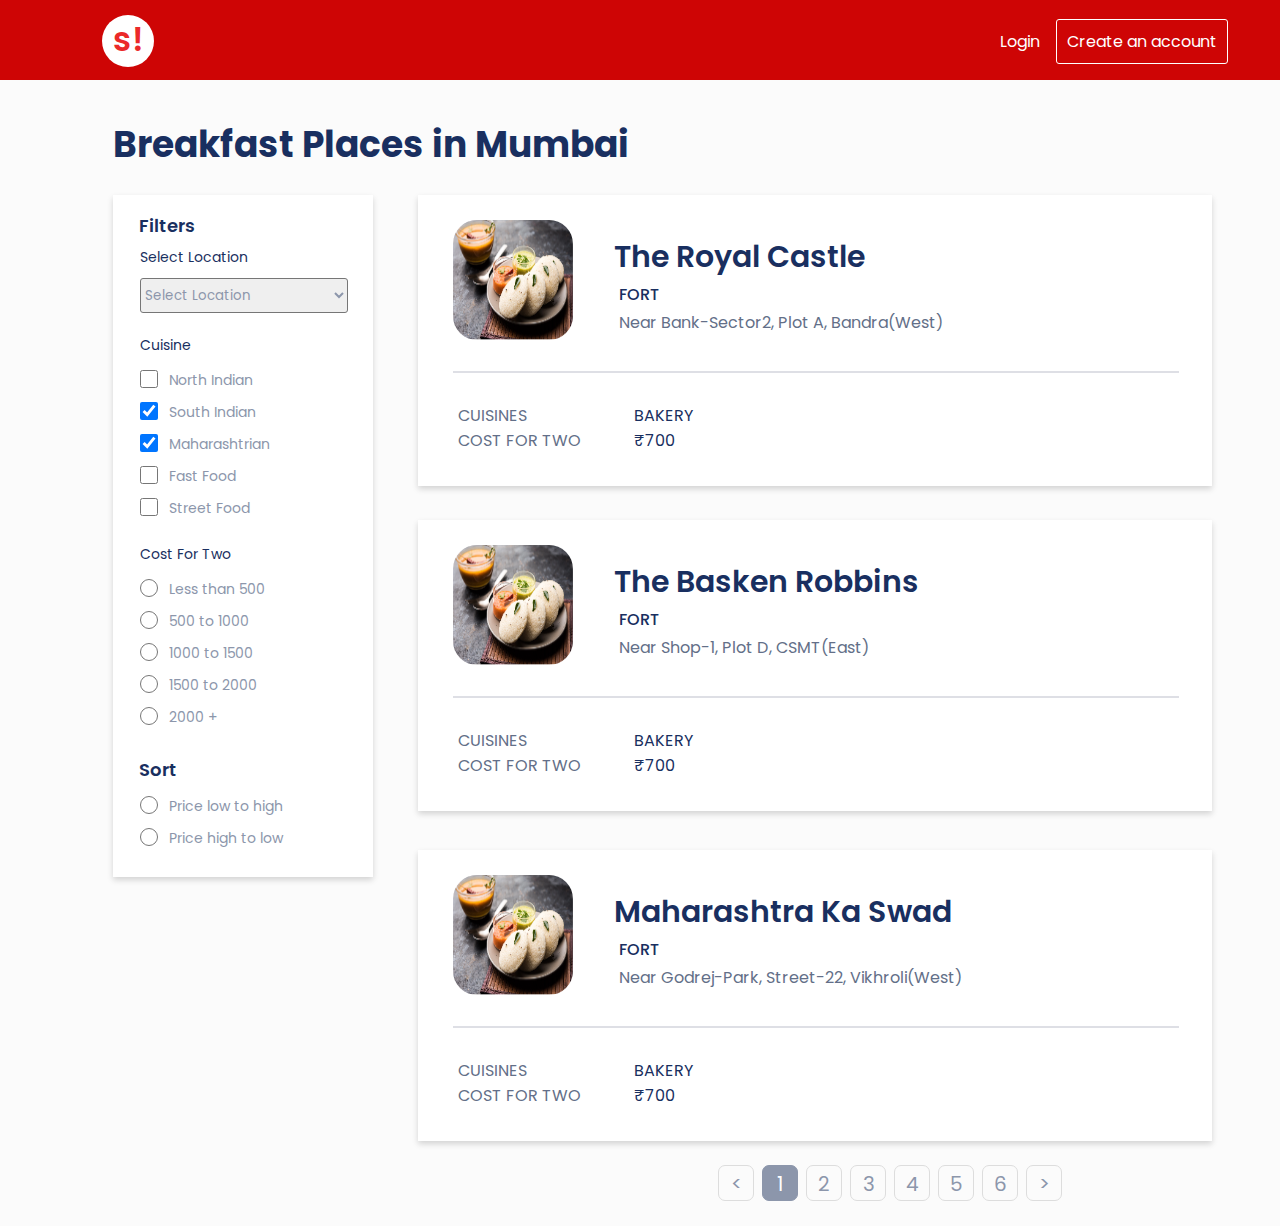
<file: listing.html>
<!DOCTYPE html>
<html lang="en">
  <head>
    <meta charset="UTF-8" />
    <meta http-equiv="X-UA-Compatible" content="IE=edge" />
    <meta name="viewport" content="width=device-width, initial-scale=1.0" />
    <title>Somato-ListingPage</title>
    <link rel="stylesheet" href="listing.css" />
  </head>
  <body>
    <!-- header section -->
    <header>
      <!-- navigation bar -->

      <div class="logo">s!</div>
      <div class="options">
        <ul>
          <li><a href="#">Login</a></li>
          <li><a href="#" id="account">Create an account</a></li>
        </ul>
      </div>
    </header>

    <!-- home section -->
    <div id="home">
      <!-- heading -->
      <div class="heading">Breakfast Places in Mumbai</div>
      <!-- main boxes -->

      <!-- BOX-1 -->

      <div class="box" id="box-1">
        <div class="image">
          <img
            src="somato-images/idli.png"
            alt="idli"
            style="width: 100%; height: 100%"
          />
        </div>
        <div class="hotel" id="royal">The Royal Castle</div>
        <div class="fort">FORT</div>
        <div class="adress">Near Bank-Sector2, Plot A, Bandra(West)</div>
        <hr class="line" />
        <div class="square">
          <div class="one">CUISINES</div>
          <div class="one">COST FOR TWO</div>
        </div>
        <div class="square-2">
          <div class="two">BAKERY</div>
          <div class="two">&#8377;700</div>
        </div>
      </div>

      <!-- experiment -->
      <div class="box" id="box-0">
        <div class="image">
          <img
            src="somato-images/idli.png"
            alt="idli"
            style="width: 100%; height: 100%"
          />
        </div>
        <div class="hotel" id="royal">Maharashtra Ka Swad</div>
        <div class="fort">FORT</div>
        <div class="adress">Near Godrej-Park, Street-22, Vikhroli(West)</div>
        <hr class="line" />
        <div class="square">
          <div class="one">CUISINES</div>
          <div class="one">COST FOR TWO</div>
        </div>
        <div class="square-2">
          <div class="two">BAKERY</div>
          <div class="two">&#8377;700</div>
        </div>
      </div>

      <!-- BOX-2 -->
      <div class="box" id="box-2">
        <div class="image">
          <img
            src="somato-images/idli.png"
            alt="idli"
            style="width: 100%; height: 100%"
          />
        </div>
        <div class="hotel" id="robin">The Basken Robbins</div>
        <div class="fort">FORT</div>
        <div class="adress">Near Shop-1, Plot D, CSMT(East)</div>
        <hr class="line" />
        <div class="square">
          <div class="one">CUISINES</div>
          <div class="one">COST FOR TWO</div>
        </div>
        <div class="square-2">
          <div class="two">BAKERY</div>
          <div class="two">&#8377;700</div>
        </div>
      </div>

      <!-- aside section -->
      <div id="aside">
        <div class="asidebar" id="filters">Filters</div>
        <div class="facility" id="location">Select Location</div>
        <!-- DROPDOWN BOX -->
        <div class="dropdown">
          <select name="placename" id="placename">
            <option value="selectlocation">Select Location</option>
            <option value="CSMT">CSMT</option>
            <option value="Bandra">Bandra</option>
            <option value="Juhu">Juhu Chaupati</option>
            <option value="Andheri">Andheri</option>
          </select>
        </div>
        <div class="facility" id="cuisine">Cuisine</div>

        <!-- form1 for cuisines -->
        <div id="form1" class="form">
          <input type="checkbox" id="NIndian" name="NIndian" value="food" />
          <label for="NIndian" id="label1">North Indian</label>
          <input
            type="checkbox"
            id="SIndian"
            name="SIndian"
            value="food"
            checked
          />
          <label for="SIndian" id="label2">South Indian</label>
          <input
            type="checkbox"
            id="Maharashtrian"
            name="NIndian"
            value="food"
            checked
          />
          <label for="Maharashtrian" id="label3">Maharashtrian</label>
          <input type="checkbox" id="Ffood" name="Ffood" value="food" />
          <label for="Ffood" id="label4">Fast Food</label>
          <input type="checkbox" id="Sfood" name="Sfood" value="food" />
          <label for="Sfood" id="label5">Street Food</label>
        </div>
        <div class="facility" id="cost">Cost For Two</div>

        <!-- form2 for cost  -->
        <div id="form2" class="form">
          <input type="radio" id="cost1" value="price" />
          <label for="cost1" id="first">Less than 500</label>
          <input type="radio" id="cost2" value="price" />
          <label for="cost2" id="second">500 to 1000</label>
          <input type="radio" id="cost3" value="price" />
          <label for="cost3" id="third">1000 to 1500</label>
          <input type="radio" id="cost4" value="price" />
          <label for="cost4" id="fourth">1500 to 2000</label>
          <input type="radio" id="cost5" value="price" />
          <label for="cost5" id="fifth">2000 +</label>
        </div>
        <div class="asidebar" id="sort">Sort</div>

        <!-- form3 form Sort with id asideend -->
        <div id="asideend" class="form">
          <input type="radio" id="sort-1" value="sorted" />
          <label for="sort-1" id="lab-1">Price low to high</label>
          <input type="radio" id="sort-2" value="sorted" />
          <label for="sort-2" id="lab-2">Price high to low</label>
        </div>
      </div>
      <!-- footer part -->
      <footer>
        <div class="pageination">
          <a href="#">&lt;</a>
          <a href="#" class="active">1</a>
          <a href="#">2</a>
          <a href="#">3</a>
          <a href="#">4</a>
          <a href="#">5</a>
          <a href="#">6</a>
          <a href="#">&gt;</a>
        </div>
      </footer>
    </div>
  </body>
</html>
</file>
<file: listing.css>
@import url("https://fonts.googleapis.com/css2?family=Poppins:ital,wght@0,100;0,200;0,300;0,400;0,500;0,600;0,700;0,800;0,900;1,100;1,200;1,300;1,400;1,500;1,600;1,700;1,800;1,900&display=swap");

/* css reset */
* {
  margin: 0%;
  padding: 0%;
  font-family: "Poppins", sans-serif;
  box-sizing: border-box;
}
body {
  background-color: #fbfbfb;
  animation: transitionIn 0.75s;
}
/*  header section  */
header {
  display: flex;
  height: 80px;
}
header::before {
  background: #ce0505;
  content: "";
  position: absolute;
  top: 0%;
  left: 0%;
  width: 100%;
  height: 80px;
  z-index: -1;
}

.logo {
  text-align: center;
  background-color: white;
  border-radius: 50%;
  color: #eb2929;
  font-size: 33px;
  width: 52px;
  height: 52px;
  position: absolute;
  top: 15px;
  left: 102px;
  font-weight: 600;
}
ul {
  display: flex;
  list-style-type: none;
}
ul a {
  text-decoration: none;
  padding: 10px;
  color: #ffffff;
}
.options {
  position: absolute;
  left: 990px;
  top: 29px;
}
#account {
  border: 1px solid white;
  border-radius: 3px;
  margin-left: 6px;
}
/* home section */
#home {
  height: auto;
  margin-bottom: 25px;
}
.heading {
  position: absolute;
  top: 117px;
  left: 113px;
  height: 51px;
  font-size: 36px;
  font-weight: bold;
  color: #192f60;
}

/* main boxes */
.box {
  width: 794px;
  height: 291px;
  background: #ffffff 0% 0% no-repeat padding-box;
  box-shadow: 0px 3px 6px #00000029;
  opacity: 1;
}

#box-1 {
  position: absolute;
  top: 195px;
  left: 418px;
}
#box-2 {
  position: absolute;
  top: 520px;
  left: 418px;
}

/* experiment */
#box-0 {
  position: absolute;
  top: 850px;
  left: 418px;
}
.image {
  width: 120px;
  height: 120px;
  position: absolute;
  margin-top: 25px;
  margin-left: 35px;
}
img {
  border-radius: 20%;
}
.hotel {
  position: absolute;
  margin-left: 196px;
  margin-top: 39px;
  color: #192f60;
  font-size: 30px;
  font-weight: 600;
}

.fort {
  position: absolute;
  margin-top: 87px;
  margin-left: 201px;
  color: #192f60;
  font-weight: 500;
  font-size: 16px;
}

.adress {
  position: absolute;
  margin-top: 115px;
  margin-left: 201px;
  color: #636f88;
  font-size: 16px;
  font-weight: 400;
}

.square {
  position: absolute;
  margin-left: 40px;
  margin-top: -85px;
  color: #636f88;
  font-size: 16px;
  font-weight: 400;
}
.square-2 {
  position: absolute;
  margin-top: -85px;
  margin-left: 216px;
  color: #192f60;
  font-size: 16px;
  font-weight: 400;
}

.line {
  position: relative;
  margin-top: 176px;
  margin-left: 35px;
  margin-right: 32.63px;
  margin-bottom: 115px;
  font-size: 1px;
  border: 1px solid #dedfe5;
}
/* aside section */
#aside {
  background: #ffffff 0% 0% no-repeat padding-box;
  box-shadow: 0px 3px 6px #00000029;
  opacity: 1;
  height: 682px;
  width: 260px;
  display: flex;
  position: absolute;
  top: 195px;
  left: 113px;
  flex-direction: column;
}
#filters {
  position: absolute;
  left: 26px;
  top: 17px;
}
#sort {
  position: absolute;
  left: 26px;
  top: 561px;
}
.asidebar {
  color: #192f60;
  font-size: 18px;
  font-weight: 600;
}
#location {
  position: absolute;
  top: 52px;
  left: 27px;
}
#cuisine {
  position: absolute;
  top: 140px;
  left: 27px;
}
#cost {
  position: absolute;
  top: 349px;
  left: 27px;
}
.facility {
  color: #192f60;
  font-size: 14px;
  font-weight: 400;
}
/* DROPDOWN BOX CSS */
.dropdown {
  width: 208px;
  height: 35px;
  position: absolute;
  margin-top: 83px;
  margin-left: 27px;
}
#placename {
  width: 208px;
  height: 35px;
  color: #8c96ab;
  border-radius: 3px;
}
input {
  color: #3a5075;
  width: 18px;
  height: 18px;
}

.form #NIndian {
  position: absolute;
  top: 175px;
  left: 27px;
}
.form #SIndian {
  position: absolute;
  top: 207px;
  left: 27px;
}
.form #Maharashtrian {
  position: absolute;
  top: 239px;
  left: 27px;
}
.form #Ffood {
  position: absolute;
  top: 271px;
  left: 27px;
}
.form #Sfood {
  position: absolute;
  top: 303px;
  left: 27px;
}
label {
  height: 20px;
  font-size: 14px;
  color: #8c96ab;
  font-weight: 400;
}
#label1 {
  position: absolute;
  top: 175px;
  left: 56px;
}
#label2 {
  position: absolute;
  top: 207px;
  left: 56px;
}
#label3 {
  position: absolute;
  top: 239px;
  left: 56px;
}
#label4 {
  position: absolute;
  top: 271px;
  left: 56px;
}
#label5 {
  position: absolute;
  top: 303px;
  left: 56px;
}

/* Form2 css starts here */
#cost1 {
  position: absolute;
  top: 384px;
  left: 27px;
}
#cost2 {
  position: absolute;
  top: 416px;
  left: 27px;
}
#cost3 {
  position: absolute;
  top: 448px;
  left: 27px;
}
#cost4 {
  position: absolute;
  top: 480px;
  left: 27px;
}
#cost5 {
  position: absolute;
  top: 512px;
  left: 27px;
}
#first {
  position: absolute;
  top: 384px;
  left: 56px;
}
#second {
  position: absolute;
  top: 416px;
  left: 56px;
}
#third {
  position: absolute;
  top: 448px;
  left: 56px;
}
#fourth {
  position: absolute;
  top: 480px;
  left: 56px;
}
#fifth {
  position: absolute;
  top: 512px;
  left: 56px;
}

/* aside-end */
#sort-1 {
  position: absolute;
  top: 601px;
  left: 27px;
}
#sort-2 {
  position: absolute;
  top: 633px;
  left: 27px;
}
#lab-1 {
  position: absolute;
  top: 601px;
  left: 56px;
}
#lab-2 {
  position: absolute;
  top: 633px;
  left: 56px;
}

/* footer */
.pageination {
  display: flex;
  justify-content: center;
  align-items: center;
  position: relative;
  margin-top: 1085px;
  margin-left: 500px;
}
.pageination a {
  text-decoration: none;
  padding: 3px 7px;
  color: #8c96ab;
  width: 36px;
  height: 36px;
  transition: background-color 0.3s;
  border: 1px solid #ddd;
  margin: 0px 4px;
  border-radius: 7px;
  text-align: center;
  font-size: 20px;
}
a.active {
  background-color: #8c96ab;
  color: white;
  border: 1px solid #8c96ab;
}

a:hover:not(.active) {
  background-color: #ed8b8beb;
  color: white;
}

/* CSS FOR PAGE TRANSITION */

@keyframes transitionIn {
  from {
    opacity: 0;
    transform: rotateX("-10deg");
  }

  to {
    opacity: 1;
    transform: rotateX("0");
  }
}
</file>
